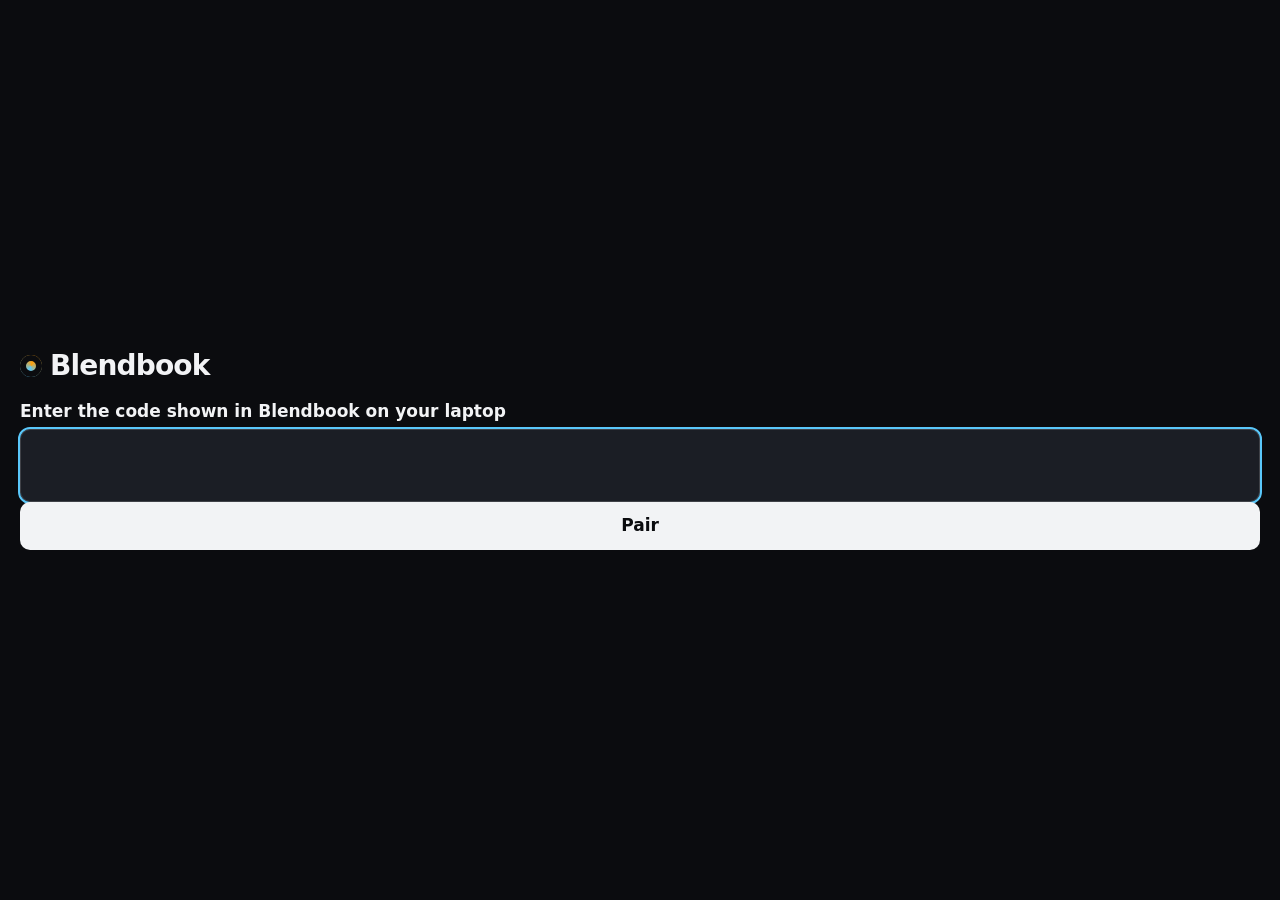
<file: web/m.html>
<!doctype html>
<html lang="en">
<head>
  <meta charset="utf-8" />
  <meta name="viewport" content="width=device-width, initial-scale=1, viewport-fit=cover" />
  <meta name="theme-color" content="#0b0c0f" />
  <meta name="format-detection" content="telephone=no" />
  <title>Blendbook</title>
  <link rel="icon" href="data:image/svg+xml,%3Csvg xmlns='http://www.w3.org/2000/svg' viewBox='0 0 32 32'%3E%3Ccircle cx='16' cy='16' r='14' fill='%235ac8fa'/%3E%3Ccircle cx='16' cy='16' r='6' fill='%230b0c0f'/%3E%3C/svg%3E" />
  <link rel="stylesheet" href="css/tokens.css" />
  <link rel="stylesheet" href="css/app.css" />
  <style>
    body { font-size: 1rem; overflow-x: hidden; overscroll-behavior: none; }
    .phone { padding: 0; margin: 0; max-width: none; min-height: 100dvh; outline: none; }
    .phone:focus, .live:focus { outline: none; }

    .pair {
      min-height: 100dvh;
      display: flex;
      flex-direction: column;
      justify-content: center;
      gap: 18px;
      padding:
        max(24px, env(safe-area-inset-top))
        max(20px, env(safe-area-inset-right))
        max(24px, env(safe-area-inset-bottom))
        max(20px, env(safe-area-inset-left));
    }
    .pair h1 { font-size: 1.75rem; letter-spacing: -0.03em; }
    .pair .field { margin-top: 0; }
    .pair .field span {
      font-size: 1.0625rem;
      line-height: 1.35;
      color: var(--fg);
      font-weight: 550;
      letter-spacing: 0;
      text-transform: none;
    }
    .pair input {
      font-family: var(--font-mono);
      font-size: 2rem;
      font-weight: 700;
      letter-spacing: 0.28em;
      text-align: center;
      min-height: 56px;
      padding: 12px 8px 12px 0.28em;
      caret-color: var(--accent);
    }
    .pair input[aria-invalid="true"] { border-color: var(--bad); }
    .pair .btn { width: 100%; min-height: 48px; font-size: 1.0625rem; }
    .err { color: var(--bad); font-size: 1rem; line-height: 1.35; margin: 0; }

    .live {
      min-height: 100dvh;
      display: flex;
      flex-direction: column;
      gap: 6px;
      padding-bottom: max(8px, env(safe-area-inset-bottom));
    }
    .status {
      display: flex;
      align-items: center;
      justify-content: space-between;
      gap: 8px;
      min-height: 44px;
      padding:
        max(8px, env(safe-area-inset-top))
        max(16px, env(safe-area-inset-right))
        0
        max(16px, env(safe-area-inset-left));
    }
    .conn {
      display: inline-flex;
      align-items: center;
      gap: 8px;
      margin: 0;
      font-size: 1rem;
      font-weight: 650;
      letter-spacing: -0.01em;
    }
    .dot {
      width: 10px;
      height: 10px;
      border-radius: 50%;
      background: var(--muted);
      box-shadow: 0 0 0 4px transparent;
      flex: none;
    }
    .dot.ok { background: var(--good); box-shadow: 0 0 0 4px var(--good-soft); }
    .dot.lost { background: var(--bad); box-shadow: 0 0 0 4px var(--bad-soft); }
    .dot.idle { background: var(--muted); box-shadow: none; }

    .bleed, .clash {
      border-radius: 0;
      justify-content: center;
      text-align: center;
      margin: 0;
    }
    .bleed {
      font-size: 1rem;
      font-weight: 650;
      padding: 8px max(16px, env(safe-area-inset-right)) 8px max(16px, env(safe-area-inset-left));
    }
    .clash {
      background: var(--bad);
      color: #fff;
      font: 700 1.35rem/1.15 var(--font-display);
      letter-spacing: -0.02em;
      padding: 10px max(16px, env(safe-area-inset-right)) 10px max(16px, env(safe-area-inset-left));
    }

    .now-card {
      margin: 0 max(16px, env(safe-area-inset-right)) 0 max(16px, env(safe-area-inset-left));
      padding: 10px 12px;
    }
    .phone .now-title {
      font-size: 1.6rem;
      line-height: 1.12;
      letter-spacing: -0.03em;
      margin-top: 0;
      display: -webkit-box;
      -webkit-box-orient: vertical;
      -webkit-line-clamp: 2;
      line-clamp: 2;
      overflow: hidden;
      overflow-wrap: anywhere;
    }
    .phone .now-artist {
      font-size: 1.0625rem;
      white-space: nowrap;
      overflow: hidden;
      text-overflow: ellipsis;
    }
    .phone .now-meta {
      margin: 8px 0 0;
      font-size: 1.0625rem;
      font-weight: 600;
      font-variant-numeric: tabular-nums;
    }
    .phone .now-meta b { font-size: 1.35rem; font-weight: 700; }

    .mix {
      margin: 0 max(16px, env(safe-area-inset-right)) 0 max(16px, env(safe-area-inset-left));
      padding: 8px 12px;
      font-size: 1rem;
      font-weight: 650;
      font-variant-numeric: tabular-nums;
      align-items: center;
    }
    .quiet {
      margin: 0 max(16px, env(safe-area-inset-right)) 0 max(16px, env(safe-area-inset-left));
      color: var(--muted);
      font-size: 0.9375rem;
    }

    .phone .mixer {
      margin: 0 max(16px, env(safe-area-inset-right)) 0 max(16px, env(safe-area-inset-left));
      gap: 8px;
    }
    .phone .strip { padding: 6px 10px; }
    .phone .strip h4 { font-size: 0.9375rem; align-items: baseline; gap: 8px; margin-bottom: 4px; }
    .phone .air { font-size: 0.9375rem; font-weight: 650; }
    .phone .air.on { color: var(--good); }
    .phone .air.play { color: var(--fg); }
    .phone .air.stop { color: var(--muted); }
    .phone .meter {
      grid-template-columns: 1fr auto;
      grid-template-rows: auto 8px;
      gap: 4px 8px;
      margin-top: 6px;
      font-size: 0.9375rem;
    }
    .phone .meter > span:first-child { grid-column: 1; grid-row: 1; }
    .phone .meter > span:last-child { grid-column: 2; grid-row: 1; text-align: right; color: var(--fg); font-weight: 650; }
    .phone .meter .bar { grid-column: 1 / -1; grid-row: 2; height: 8px; }
    .phone .meter .bar i { transition: width var(--dur) var(--ease-out); }

    .slot-line {
      margin: 0 max(16px, env(safe-area-inset-right)) 0 max(16px, env(safe-area-inset-left));
      padding: 8px 12px;
      border-radius: var(--r-md);
      background: var(--surface-2);
      border: 1px solid var(--line);
      font-size: 1.0625rem;
      line-height: 1.3;
      font-weight: 650;
      font-variant-numeric: tabular-nums;
    }
    .slot-line.warn { background: var(--warn-soft); border-color: transparent; color: var(--warn); }
    .slot-line.bad { background: var(--bad-soft); border-color: transparent; color: var(--bad); }

    /* set up before the set, so it sits at the bottom: if anything has to scroll off a small phone, it's this */
    .slot-set {
      margin: auto max(16px, env(safe-area-inset-right)) 0 max(16px, env(safe-area-inset-left));
      padding-top: 4px;
      display: flex;
      align-items: center;
      gap: 10px;
      color: var(--muted);
      font-size: 1rem;
    }
    /* 16px or more, or iOS zooms the page when the picker opens */
    .slot-set input[type="time"] { font-size: 1.0625rem; font-weight: 650; min-height: 44px; min-width: 6.5em; }
    .slot-clear { min-height: 44px; font-size: 1rem; }

    .plan {
      margin: 2px max(16px, env(safe-area-inset-right)) 0 max(16px, env(safe-area-inset-left));
    }
    .phone .plan .suggestion { padding: 8px 10px; }
    .plan-eyebrow {
      grid-column: 1 / -1;
      display: flex;
      justify-content: space-between;
      gap: 8px;
      margin: 0;
      font-size: 0.9375rem;
      font-weight: 650;
      color: var(--accent);
    }
    .plan-eyebrow span:first-child { min-width: 0; overflow: hidden; text-overflow: ellipsis; white-space: nowrap; }
    .plan-eyebrow span:last-child { flex: none; font-variant-numeric: tabular-nums; }
    .phone .plan .track-title { font-size: 1.25rem; line-height: 1.2; font-weight: 700; letter-spacing: -0.01em; }
    .phone .plan .delta { font-size: 1.125rem; font-weight: 650; color: var(--fg); }
    .plan .quiet { margin: 0; }

    .next {
      margin: 2px max(16px, env(safe-area-inset-right)) 0 max(16px, env(safe-area-inset-left));
    }
    .next h2 { font-size: 1rem; letter-spacing: -0.01em; margin-bottom: 6px; }
    .phone .suggestion { padding: 6px 10px; align-items: start; }
    .phone .suggestion + .suggestion { margin-top: 6px; }
    .phone .track-title { font-size: 1rem; }
    .phone .suggestion.top .track-title { font-size: 1.125rem; }
    .phone .track-meta {
      font-size: 0.9375rem;
      white-space: normal;
      display: -webkit-box;
      -webkit-box-orient: vertical;
      -webkit-line-clamp: 2;
      line-clamp: 2;
      overflow: hidden;
    }
    .next .quiet { margin: 0; }
    .phone .suggestion .delta { font-size: 1rem; font-weight: 650; }
    .sleep {
      color: var(--muted);
      font-size: 0.9375rem;
      margin: 0;
      text-align: right;
      white-space: nowrap;
    }

    @media (prefers-reduced-motion: reduce) {
      .btn:active { transform: none; }
      .phone .meter .bar i { transition: none; }
    }
    @media (prefers-contrast: more) {
      .clash { box-shadow: inset 0 0 0 2px #fff; }
      .dot { box-shadow: none; }
      .slot-line { border-color: var(--line-strong); }
      .slot-line.warn, .slot-line.bad { border-color: currentColor; }
    }
  </style>
</head>
<body>
  <main class="phone" id="app">
    <section id="pairView" class="pair" hidden>
      <h1 class="brand">
        <span class="brand-mark" aria-hidden="true"></span>
        <span class="brand-name">Blendbook</span>
      </h1>
      <form id="pairForm">
        <label class="field" for="code">
          <span>Enter the code shown in Blendbook on your laptop</span>
          <input id="code" name="code" type="text" inputmode="numeric" autocomplete="one-time-code" enterkeyhint="go" autocapitalize="none" autocorrect="off" spellcheck="false" aria-describedby="pairError" aria-invalid="false" />
        </label>
        <p id="pairError" class="err" role="alert" hidden></p>
        <button class="btn btn-primary" id="pairBtn" type="submit">Pair</button>
      </form>
    </section>

    <section id="liveView" class="live" hidden tabindex="-1">
      <header class="status">
        <p class="conn" role="status">
          <span id="dot" class="dot idle" aria-hidden="true"></span>
          <span id="connLabel">Live</span>
        </p>
        <p id="sleepNote" class="sleep" hidden>Screen may sleep</p>
      </header>
      <div id="lostBanner" class="banner warn bleed" role="status" hidden>Lost connection, retrying…</div>
      <div id="clashBanner" class="clash" role="alert" hidden>Both basses up</div>

      <section class="card now-card" aria-labelledby="nowTitle">
        <h1 id="nowTitle" class="now-title">Connecting…</h1>
        <p id="nowArtist" class="now-artist" hidden></p>
        <p id="nowMeta" class="now-meta" hidden><b id="nowBpm" class="num">—</b> BPM · <span id="nowGenre">—</span></p>
      </section>

      <p id="slotLine" class="slot-line" hidden></p>

      <p id="mixLine" class="banner mix" hidden></p>
      <p id="noController" class="quiet" hidden>No controller</p>

      <div id="mixer" class="mixer" hidden>
        <div class="strip d1" id="deck1">
          <h4><b>Deck 1</b><span class="air stop">Stopped</span></h4>
          <div class="meter vol">
            <span>Fader</span>
            <div class="bar" role="meter" aria-label="Deck 1 fader" aria-valuemin="0" aria-valuemax="100" aria-valuenow="0"><i></i></div>
            <span class="num" data-val>0</span>
          </div>
          <div class="meter low">
            <span>LOW</span>
            <div class="bar" role="meter" aria-label="Deck 1 low" aria-valuemin="0" aria-valuemax="100" aria-valuenow="0"><i></i></div>
            <span class="num" data-val>0</span>
          </div>
        </div>
        <div class="strip d2" id="deck2">
          <h4><b>Deck 2</b><span class="air stop">Stopped</span></h4>
          <div class="meter vol">
            <span>Fader</span>
            <div class="bar" role="meter" aria-label="Deck 2 fader" aria-valuemin="0" aria-valuemax="100" aria-valuenow="0"><i></i></div>
            <span class="num" data-val>0</span>
          </div>
          <div class="meter low">
            <span>LOW</span>
            <div class="bar" role="meter" aria-label="Deck 2 low" aria-valuemin="0" aria-valuemax="100" aria-valuenow="0"><i></i></div>
            <span class="num" data-val>0</span>
          </div>
        </div>
      </div>

      <section id="plan" class="plan" aria-label="Your set plan" hidden>
        <article id="planCard" class="suggestion top" hidden>
          <p class="plan-eyebrow"><span id="planName"></span><span id="planCount"></span></p>
          <div class="track-line">
            <div id="planTitle" class="track-title"></div>
            <div id="planMeta" class="track-meta"></div>
          </div>
          <div id="planDelta" class="delta num"></div>
        </article>
        <p id="planDone" class="quiet" hidden></p>
      </section>

      <section id="nextSection" class="next" aria-labelledby="nextHeading">
        <h2 id="nextHeading">Play next</h2>
        <div id="nextList">
          <article class="suggestion top" hidden>
            <div class="track-line">
              <div class="track-title"></div>
              <div class="track-meta"></div>
            </div>
            <div class="delta num"></div>
          </article>
          <article class="suggestion" hidden>
            <div class="track-line">
              <div class="track-title"></div>
              <div class="track-meta"></div>
            </div>
            <div class="delta num"></div>
          </article>
          <article class="suggestion" hidden>
            <div class="track-line">
              <div class="track-title"></div>
              <div class="track-meta"></div>
            </div>
            <div class="delta num"></div>
          </article>
        </div>
        <p id="nextEmpty" class="quiet" hidden>Nothing close right now</p>
      </section>

      <footer class="slot-set">
        <label for="slotEnd">Set ends at</label>
        <input id="slotEnd" type="time" />
        <button id="slotClear" class="btn btn-quiet slot-clear" type="button" aria-label="Clear the set end time" hidden>Clear</button>
      </footer>
    </section>
  </main>
  <script type="module" src="js/mobile.js"></script>
</body>
</html>
</file>
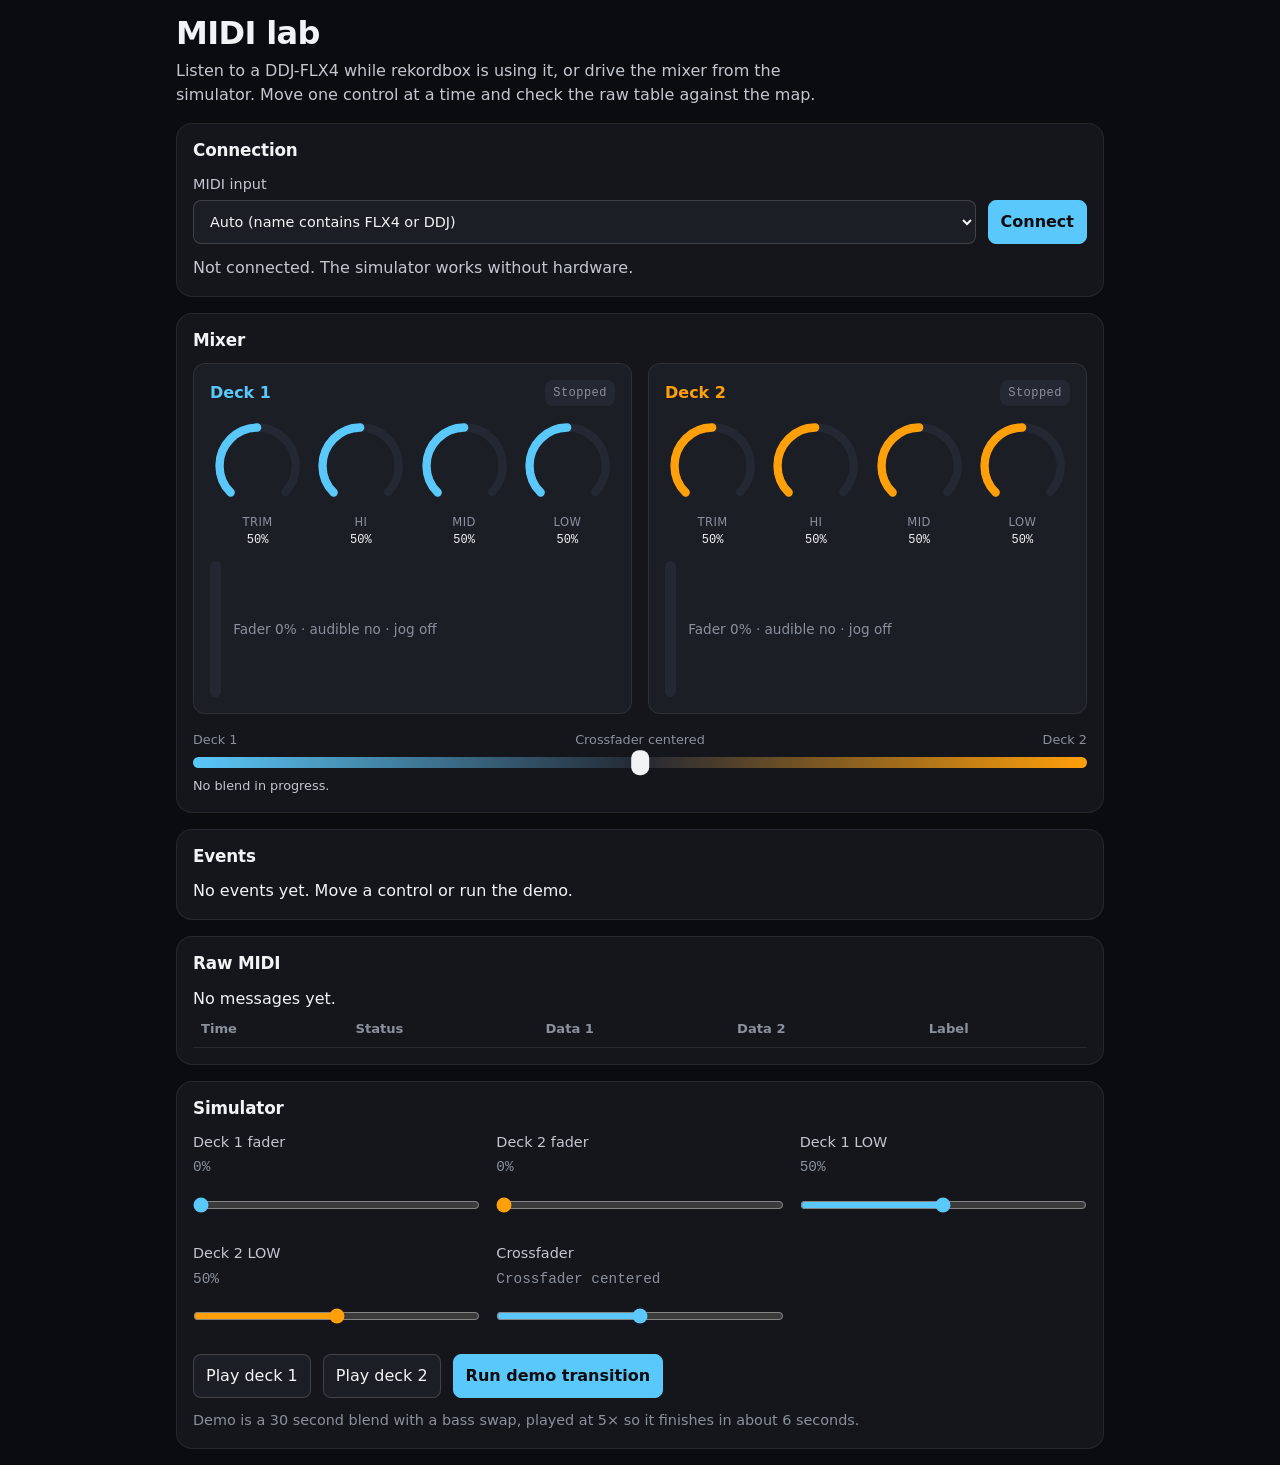
<file: web/midi-lab.html>
<!DOCTYPE html>
<html lang="en">
<head>
  <meta charset="utf-8">
  <meta name="viewport" content="width=device-width, initial-scale=1">
  <title>Blendbook MIDI lab</title>
  <link rel="stylesheet" href="css/tokens.css">
  <style>
    * { box-sizing: border-box; }
    body {
      margin: 0;
      background: var(--bg);
      color: var(--fg);
      font-family: var(--font);
      font-size: 1rem;
      line-height: 1.5;
      touch-action: manipulation;
    }
    main {
      max-width: 60rem;
      margin: 0 auto;
      padding: var(--s-4);
    }
    h1 {
      font-family: var(--font-display);
      font-size: clamp(1.6rem, 4vw, 2rem);
      line-height: 1.1;
      letter-spacing: -0.02em;
      font-weight: 650;
      margin: 0 0 var(--s-2);
    }
    h2 {
      font-family: var(--font-display);
      font-size: 1.05rem;
      line-height: 1.3;
      letter-spacing: -0.01em;
      font-weight: 650;
      margin: 0 0 var(--s-3);
    }
    p { margin: 0; }
    .lede { color: var(--fg-2); max-width: 42rem; }
    .panel {
      background: var(--surface);
      border: 1px solid var(--line);
      border-radius: var(--r-lg);
      padding: var(--s-4);
      margin-top: var(--s-4);
    }
    .row {
      display: flex;
      flex-wrap: wrap;
      gap: var(--s-3);
      align-items: end;
    }
    label {
      display: flex;
      flex-direction: column;
      gap: var(--s-1);
      color: var(--fg-2);
      font-size: 0.9rem;
      min-width: 0;
    }
    label span.val {
      color: var(--muted);
      font-variant-numeric: tabular-nums;
      font-family: var(--font-mono);
    }
    .grow { flex: 1 1 14rem; }
    select, button, input[type="range"] { font: inherit; }
    select, button {
      min-height: 44px;
      border-radius: var(--r-sm);
      border: 1px solid var(--line-strong);
      background: var(--surface-2);
      color: var(--fg);
      padding: 0 var(--s-3);
    }
    select { width: 100%; }
    button { cursor: pointer; }
    button.primary {
      background: var(--accent);
      color: var(--bg);
      border-color: var(--accent);
      font-weight: 650;
    }
    button:active { transform: scale(0.98); }
    button[aria-pressed="true"] {
      background: var(--accent-soft);
      border-color: var(--accent);
    }
    button.d2[aria-pressed="true"] {
      background: var(--accent-2-soft);
      border-color: var(--accent-2);
    }
    :focus-visible {
      outline: 2px solid var(--accent);
      outline-offset: 3px;
    }
    input[type="range"] {
      width: 100%;
      height: 44px;
      accent-color: var(--accent);
      margin: 0;
    }
    input[type="range"].d2 { accent-color: var(--accent-2); }
    .status {
      margin-top: var(--s-3);
      color: var(--fg-2);
    }
    .status strong { color: var(--fg); font-weight: 650; }
    .banner {
      background: var(--bad-soft);
      color: var(--bad);
      border: 1px solid var(--bad);
      border-radius: var(--r-md);
      padding: var(--s-3) var(--s-4);
      font-weight: 650;
      margin-bottom: var(--s-4);
    }
    [hidden] { display: none !important; }
    .strips {
      display: grid;
      grid-template-columns: repeat(auto-fit, minmax(min(100%, 16rem), 1fr));
      gap: var(--s-4);
    }
    .deck {
      background: var(--surface-2);
      border: 1px solid var(--line);
      border-radius: var(--r-md);
      padding: var(--s-4);
    }
    .deck-head {
      display: flex;
      justify-content: space-between;
      align-items: center;
      gap: var(--s-2);
      margin-bottom: var(--s-3);
    }
    .deck-name { font-weight: 650; }
    .d1 .deck-name { color: var(--accent); }
    .d2 .deck-name { color: var(--accent-2); }
    .play-pill {
      font-family: var(--font-mono);
      font-size: 0.75rem;
      letter-spacing: 0.04em;
      padding: var(--s-1) var(--s-2);
      border-radius: var(--r-sm);
      background: var(--surface-3);
      color: var(--muted);
    }
    .d1 .play-pill.on { background: var(--accent-soft); color: var(--accent); }
    .d2 .play-pill.on { background: var(--accent-2-soft); color: var(--accent-2); }
    .knobs {
      display: grid;
      grid-template-columns: repeat(4, minmax(0, 1fr));
      gap: var(--s-2);
      margin-bottom: var(--s-3);
    }
    .knob { text-align: center; min-width: 0; }
    .knob svg { width: 100%; height: auto; display: block; }
    .arc-track, .arc-value {
      fill: none;
      stroke-width: 3.5;
      stroke-linecap: round;
    }
    .arc-track { stroke: var(--surface-3); }
    .d1 .arc-value { stroke: var(--accent); }
    .d2 .arc-value { stroke: var(--accent-2); }
    .knob .name {
      display: block;
      color: var(--muted);
      font-size: 0.72rem;
      letter-spacing: 0.04em;
    }
    .knob .num {
      display: block;
      font-family: var(--font-mono);
      font-size: 0.75rem;
      font-variant-numeric: tabular-nums;
    }
    .fader-wrap {
      display: flex;
      align-items: center;
      gap: var(--s-3);
    }
    .fader {
      position: relative;
      width: 0.7rem;
      height: 8.5rem;
      border-radius: var(--r-xl);
      background: var(--surface-3);
      flex: none;
    }
    .fader-fill {
      position: absolute;
      left: 0;
      right: 0;
      bottom: 0;
      height: 0%;
      border-radius: var(--r-xl);
    }
    .d1 .fader-fill { background: var(--accent); }
    .d2 .fader-fill { background: var(--accent-2); }
    .meta { color: var(--muted); font-size: 0.85rem; }
    .xf {
      margin-top: var(--s-4);
    }
    .xf-track {
      position: relative;
      height: 0.7rem;
      border-radius: var(--r-xl);
      background: linear-gradient(90deg, var(--accent), var(--surface-3) 50%, var(--accent-2));
      margin: var(--s-2) 0;
    }
    .xf-thumb {
      position: absolute;
      top: 50%;
      width: 1.1rem;
      height: 1.6rem;
      border-radius: var(--r-sm);
      background: var(--fg);
      transform: translate(-50%, -50%);
      left: 50%;
    }
    .xf-scale, .blend-line {
      display: flex;
      justify-content: space-between;
      gap: var(--s-2);
      color: var(--muted);
      font-size: 0.8rem;
    }
    .blend-line { color: var(--fg-2); margin-top: var(--s-2); }
    .log, .raw-wrap { max-height: 18rem; overflow: auto; }
    ol.events, .empty {
      list-style: none;
      margin: 0;
      padding: 0;
    }
    ol.events li {
      display: grid;
      grid-template-columns: auto 1fr;
      gap: var(--s-3);
      padding: var(--s-2) 0;
      border-bottom: 1px solid var(--line);
    }
    time {
      color: var(--muted);
      font-family: var(--font-mono);
      font-size: 0.8rem;
      font-variant-numeric: tabular-nums;
    }
    table {
      width: 100%;
      border-collapse: collapse;
      font-family: var(--font-mono);
      font-size: 0.82rem;
    }
    th, td {
      text-align: left;
      padding: var(--s-2);
      border-bottom: 1px solid var(--line);
      white-space: nowrap;
    }
    th {
      font-family: var(--font);
      color: var(--muted);
      font-weight: 650;
      position: sticky;
      top: 0;
      background: var(--surface);
    }
    td.label { font-family: var(--font); white-space: normal; }
    .sim-grid {
      display: grid;
      grid-template-columns: repeat(auto-fit, minmax(min(100%, 14rem), 1fr));
      gap: var(--s-4);
    }
    .plays { display: flex; flex-wrap: wrap; gap: var(--s-3); margin-top: var(--s-4); }
    .hint { color: var(--muted); margin-top: var(--s-3); font-size: 0.9rem; }
    @media (prefers-reduced-motion: reduce) {
      button:active { transform: none; }
    }
    @media (max-width: 24rem) {
      main { padding: var(--s-3); }
      .knobs { grid-template-columns: repeat(4, minmax(0, 1fr)); gap: var(--s-1); }
    }
  </style>
</head>
<body>
  <main>
    <header>
      <h1>MIDI lab</h1>
      <p class="lede">Listen to a DDJ-FLX4 while rekordbox is using it, or drive the mixer from the simulator. Move one control at a time and check the raw table against the map.</p>
    </header>

    <section class="panel" aria-labelledby="conn-heading">
      <h2 id="conn-heading">Connection</h2>
      <div class="row">
        <label class="grow" for="midi-input">MIDI input
          <select id="midi-input">
            <option value="">Auto (name contains FLX4 or DDJ)</option>
          </select>
        </label>
        <button type="button" class="primary" id="connect">Connect</button>
      </div>
      <p class="status" id="status" role="status">Not connected. The simulator works without hardware.</p>
    </section>

    <section class="panel" aria-labelledby="mix-heading">
      <h2 id="mix-heading">Mixer</h2>
      <div class="banner" id="bass-banner" role="status" hidden>Bass clash. Both lows are up.</div>
      <div class="strips">
        <article class="deck d1" aria-label="Deck 1">
          <div class="deck-head">
            <span class="deck-name">Deck 1</span>
            <span class="play-pill" id="play-1">Stopped</span>
          </div>
          <div class="knobs">
            <div class="knob" id="knob-1-trim"></div>
            <div class="knob" id="knob-1-hi"></div>
            <div class="knob" id="knob-1-mid"></div>
            <div class="knob" id="knob-1-low"></div>
          </div>
          <div class="fader-wrap">
            <div class="fader" id="fader-1" role="img" aria-label="Deck 1 channel fader 0 percent">
              <div class="fader-fill"></div>
            </div>
            <p class="meta" id="meta-1">Fader 0% · audible no · jog off</p>
          </div>
        </article>
        <article class="deck d2" aria-label="Deck 2">
          <div class="deck-head">
            <span class="deck-name">Deck 2</span>
            <span class="play-pill" id="play-2">Stopped</span>
          </div>
          <div class="knobs">
            <div class="knob" id="knob-2-trim"></div>
            <div class="knob" id="knob-2-hi"></div>
            <div class="knob" id="knob-2-mid"></div>
            <div class="knob" id="knob-2-low"></div>
          </div>
          <div class="fader-wrap">
            <div class="fader" id="fader-2" role="img" aria-label="Deck 2 channel fader 0 percent">
              <div class="fader-fill"></div>
            </div>
            <p class="meta" id="meta-2">Fader 0% · audible no · jog off</p>
          </div>
        </article>
      </div>
      <div class="xf">
        <div class="xf-scale"><span>Deck 1</span><span id="xf-read">Crossfader centered</span><span>Deck 2</span></div>
        <div class="xf-track" id="xf-track" role="img" aria-label="Crossfader centered">
          <div class="xf-thumb" id="xf-thumb"></div>
        </div>
        <p class="blend-line" id="blend-line">No blend in progress.</p>
      </div>
    </section>

    <section class="panel" aria-labelledby="log-heading">
      <h2 id="log-heading">Events</h2>
      <div class="log">
        <p class="empty" id="log-empty">No events yet. Move a control or run the demo.</p>
        <ol class="events" id="event-log" aria-live="polite"></ol>
      </div>
    </section>

    <section class="panel" aria-labelledby="raw-heading">
      <h2 id="raw-heading">Raw MIDI</h2>
      <div class="raw-wrap">
        <p class="empty" id="raw-empty">No messages yet.</p>
        <table>
          <thead>
            <tr>
              <th scope="col">Time</th>
              <th scope="col">Status</th>
              <th scope="col">Data 1</th>
              <th scope="col">Data 2</th>
              <th scope="col">Label</th>
            </tr>
          </thead>
          <tbody id="raw-body"></tbody>
        </table>
      </div>
    </section>

    <section class="panel" aria-labelledby="sim-heading">
      <h2 id="sim-heading">Simulator</h2>
      <div class="sim-grid">
        <label for="sim-fader-1">Deck 1 fader <span class="val" id="sim-fader-1-val">0%</span>
          <input id="sim-fader-1" type="range" min="0" max="1" step="0.001" value="0">
        </label>
        <label for="sim-fader-2">Deck 2 fader <span class="val" id="sim-fader-2-val">0%</span>
          <input id="sim-fader-2" class="d2" type="range" min="0" max="1" step="0.001" value="0">
        </label>
        <label for="sim-low-1">Deck 1 LOW <span class="val" id="sim-low-1-val">50%</span>
          <input id="sim-low-1" type="range" min="0" max="1" step="0.001" value="0.5">
        </label>
        <label for="sim-low-2">Deck 2 LOW <span class="val" id="sim-low-2-val">50%</span>
          <input id="sim-low-2" class="d2" type="range" min="0" max="1" step="0.001" value="0.5">
        </label>
        <label class="grow" for="sim-xf">Crossfader <span class="val" id="sim-xf-val">Center</span>
          <input id="sim-xf" type="range" min="0" max="1" step="0.001" value="0.5">
        </label>
      </div>
      <div class="plays">
        <button type="button" id="sim-play-1" aria-pressed="false">Play deck 1</button>
        <button type="button" class="d2" id="sim-play-2" aria-pressed="false">Play deck 2</button>
        <button type="button" class="primary" id="demo">Run demo transition</button>
      </div>
      <p class="hint" id="demo-status">Demo is a 30 second blend with a bass swap, played at 5× so it finishes in about 6 seconds.</p>
    </section>
  </main>

  <script type="module">
    import { createFlx4Monitor, FLX4_MAP } from "./js/midi.js";

    const byId = new Map(FLX4_MAP.map((entry) => [entry.id, entry]));
    const ARC_R = 16;
    const ARC_LEN = 2 * Math.PI * ARC_R * 0.75;

    const els = {
      status: document.getElementById("status"),
      input: document.getElementById("midi-input"),
      connect: document.getElementById("connect"),
      banner: document.getElementById("bass-banner"),
      blend: document.getElementById("blend-line"),
      xfRead: document.getElementById("xf-read"),
      xfTrack: document.getElementById("xf-track"),
      xfThumb: document.getElementById("xf-thumb"),
      log: document.getElementById("event-log"),
      logEmpty: document.getElementById("log-empty"),
      raw: document.getElementById("raw-body"),
      rawEmpty: document.getElementById("raw-empty"),
      demo: document.getElementById("demo"),
      demoStatus: document.getElementById("demo-status"),
    };

    const sim = {
      "d1.fader": document.getElementById("sim-fader-1"),
      "d2.fader": document.getElementById("sim-fader-2"),
      "d1.low": document.getElementById("sim-low-1"),
      "d2.low": document.getElementById("sim-low-2"),
      crossfader: document.getElementById("sim-xf"),
    };
    const simVal = {
      "d1.fader": document.getElementById("sim-fader-1-val"),
      "d2.fader": document.getElementById("sim-fader-2-val"),
      "d1.low": document.getElementById("sim-low-1-val"),
      "d2.low": document.getElementById("sim-low-2-val"),
      crossfader: document.getElementById("sim-xf-val"),
    };

    let demoToken = 0;
    let latest = null;

    const mon = createFlx4Monitor({
      onState: paint,
      onEvent: pushEvent,
      onStatus: paintStatus,
      onRaw: pushRaw,
    });

    function hex(n) {
      return "0x" + n.toString(16).toUpperCase().padStart(2, "0");
    }

    function pct(n) {
      return Math.round(clamp01(n) * 100) + "%";
    }

    function clamp01(n) {
      return Math.min(1, Math.max(0, n));
    }

    function clock(ts) {
      const d = new Date(ts);
      return [d.getHours(), d.getMinutes(), d.getSeconds()]
        .map((part) => String(part).padStart(2, "0"))
        .join(":");
    }

    function knob(deck, key, name) {
      const host = document.getElementById(`knob-${deck}-${key}`);
      host.innerHTML = `
        <svg viewBox="0 0 40 40" aria-hidden="true">
          <circle class="arc-track" cx="20" cy="20" r="16" pathLength="100" stroke-dasharray="75 100" transform="rotate(135 20 20)"></circle>
          <circle class="arc-value" cx="20" cy="20" r="16" pathLength="100" stroke-dasharray="0 100" transform="rotate(135 20 20)"></circle>
        </svg>
        <span class="name">${name}</span>
        <span class="num">50%</span>`;
      return {
        arc: host.querySelector(".arc-value"),
        num: host.querySelector(".num"),
      };
    }

    const knobs = {
      1: {
        trim: knob(1, "trim", "TRIM"),
        hi: knob(1, "hi", "HI"),
        mid: knob(1, "mid", "MID"),
        low: knob(1, "low", "LOW"),
      },
      2: {
        trim: knob(2, "trim", "TRIM"),
        hi: knob(2, "hi", "HI"),
        mid: knob(2, "mid", "MID"),
        low: knob(2, "low", "LOW"),
      },
    };

    function setArc(arc, value) {
      const shown = (ARC_LEN / (2 * Math.PI * ARC_R)) * 100 * clamp01(value);
      arc.setAttribute("stroke-dasharray", `${shown} 100`);
    }

    function sendCc(id, value) {
      const entry = byId.get(id);
      const raw = Math.round(clamp01(value) * 16383);
      mon.feed(entry.status, entry.lsb, raw & 127);
      mon.feed(entry.status, entry.msb, (raw >> 7) & 127);
    }

    function sendPlay(deck) {
      const entry = byId.get(deck === 1 ? "d1.play" : "d2.play");
      mon.feed(entry.status, entry.note, 127);
    }

    function userTookControl() {
      if (!demoToken) return;
      demoToken = 0;
      els.demo.disabled = false;
      els.demoStatus.textContent = "Demo stopped. The sliders are yours.";
    }

    function wireSim(id, read) {
      const input = sim[id];
      const out = simVal[id];
      const paintLabel = () => {
        out.textContent = read(Number(input.value));
      };
      paintLabel();
      input.addEventListener("input", () => {
        userTookControl();
        paintLabel();
        sendCc(id, Number(input.value));
      });
    }

    wireSim("d1.fader", pct);
    wireSim("d2.fader", pct);
    wireSim("d1.low", pct);
    wireSim("d2.low", pct);
    wireSim("crossfader", (value) => {
      if (value < 0.08) return "Full deck 1";
      if (value > 0.92) return "Full deck 2";
      if (Math.abs(value - 0.5) < 0.04) return "Center";
      return pct(value) + " toward deck 2";
    });

    document.getElementById("sim-play-1").addEventListener("click", () => {
      userTookControl();
      sendPlay(1);
    });
    document.getElementById("sim-play-2").addEventListener("click", () => {
      userTookControl();
      sendPlay(2);
    });

    els.connect.addEventListener("click", async () => {
      els.connect.disabled = true;
      await mon.start();
      els.connect.disabled = false;
      fillInputs();
    });

    els.input.addEventListener("change", () => {
      if (els.input.value) mon.useInput(els.input.value);
    });

    els.demo.addEventListener("click", () => {
      runDemo();
    });

    function fillInputs() {
      const inputs = mon.listInputs();
      const current = els.input.value;
      const auto = els.input.querySelector("option[value='']");
      els.input.replaceChildren(auto);
      for (const input of inputs) {
        const opt = document.createElement("option");
        opt.value = input.id;
        opt.textContent = input.name;
        els.input.append(opt);
      }
      if ([...els.input.options].some((opt) => opt.value === current)) els.input.value = current;
    }

    function paintStatus(status) {
      fillInputs();
      if (status.deviceName) {
        const match = [...els.input.options].find((opt) => opt.textContent === status.deviceName);
        if (match) els.input.value = match.value;
      }
      if (!status.supported) {
        els.status.textContent = status.error || "Web MIDI isn't available. The simulator still works.";
        return;
      }
      if (status.error) {
        els.status.textContent = status.error;
        return;
      }
      if (status.connected) {
        els.status.innerHTML = "";
        const strong = document.createElement("strong");
        strong.textContent = status.deviceName;
        els.status.append("Connected to ", strong, ". Moving a control should show up below.");
        return;
      }
      els.status.textContent = "MIDI is available. No FLX4 or DDJ input yet. Pick one, or use the simulator.";
    }

    function paint(state) {
      latest = state;
      els.banner.hidden = !state.bassClash;
      for (const deck of [1, 2]) {
        const d = state.decks[deck];
        const play = document.getElementById(`play-${deck}`);
        play.textContent = d.playing ? "Playing" : "Stopped";
        play.classList.toggle("on", d.playing);
        const button = document.getElementById(`sim-play-${deck}`);
        button.setAttribute("aria-pressed", d.playing ? "true" : "false");
        setArc(knobs[deck].trim.arc, d.trim);
        setArc(knobs[deck].hi.arc, d.eq.hi);
        setArc(knobs[deck].mid.arc, d.eq.mid);
        setArc(knobs[deck].low.arc, d.eq.low);
        knobs[deck].trim.num.textContent = pct(d.trim);
        knobs[deck].hi.num.textContent = pct(d.eq.hi);
        knobs[deck].mid.num.textContent = pct(d.eq.mid);
        knobs[deck].low.num.textContent = pct(d.eq.low);
        const fader = document.getElementById(`fader-${deck}`);
        fader.querySelector(".fader-fill").style.height = pct(d.fader);
        fader.setAttribute("aria-label", `Deck ${deck} channel fader ${pct(d.fader)}`);
        document.getElementById(`meta-${deck}`).textContent =
          `Fader ${pct(d.fader)} · audible ${d.audible ? "yes" : "no"} · jog ${d.jogTouched ? "on" : "off"}`;
      }
      els.xfRead.textContent = describeXf(state.crossfader);
      els.xfTrack.setAttribute("aria-label", describeXf(state.crossfader));
      els.xfThumb.style.left = pct(state.crossfader);
      if (state.currentTransition) {
        const tr = state.currentTransition;
        els.blend.textContent =
          `Blend deck ${tr.from} to deck ${tr.to} · ${tr.elapsedSec.toFixed(1)}s · bass overlap ${tr.bassOverlapSec.toFixed(1)}s · ${tr.eqMoves} EQ moves`;
      } else {
        els.blend.textContent = state.bothAudible ? "Both decks are audible." : "No blend in progress.";
      }
      syncSlider("d1.fader", state.decks[1].fader, pct);
      syncSlider("d2.fader", state.decks[2].fader, pct);
      syncSlider("d1.low", state.decks[1].eq.low, pct);
      syncSlider("d2.low", state.decks[2].eq.low, pct);
      syncSlider("crossfader", state.crossfader, (value) => describeXf(value));
    }

    function describeXf(value) {
      if (value < 0.08) return "Full deck 1";
      if (value > 0.92) return "Full deck 2";
      if (Math.abs(value - 0.5) < 0.04) return "Crossfader centered";
      return `Crossfader ${pct(value)} toward deck 2`;
    }

    function syncSlider(id, value, read) {
      const input = sim[id];
      if (document.activeElement === input) return;
      input.value = String(value);
      simVal[id].textContent = read(value);
    }

    function formatEvent(evt) {
      if (evt.type === "play") return `Play deck ${evt.deck}`;
      if (evt.type === "pause") return `Pause deck ${evt.deck}`;
      if (evt.type === "transition_start") return `Transition started, deck ${evt.from} to deck ${evt.to}`;
      if (evt.type === "transition_end") return `Transition ended. ${evt.verdict}`;
      if (evt.type === "bass_clash") return `Bass clash held ${evt.durationSec.toFixed(1)}s`;
      if (evt.type === "warning") return `${evt.message}`;
      return evt.type;
    }

    function pushEvent(evt) {
      els.logEmpty.hidden = true;
      const li = document.createElement("li");
      const time = document.createElement("time");
      time.dateTime = new Date(evt.ts).toISOString();
      time.textContent = clock(evt.ts);
      const msg = document.createElement("span");
      msg.textContent = formatEvent(evt);
      li.append(time, msg);
      els.log.prepend(li);
      while (els.log.children.length > 50) els.log.lastElementChild.remove();
    }

    function pushRaw(msg) {
      els.rawEmpty.hidden = true;
      const tr = document.createElement("tr");
      for (const text of [clock(msg.ts), hex(msg.status), hex(msg.data1), String(msg.data2), msg.label || "unmapped"]) {
        const td = document.createElement("td");
        if (text === (msg.label || "unmapped")) td.className = "label";
        td.textContent = text;
        tr.append(td);
      }
      els.raw.prepend(tr);
      while (els.raw.children.length > 80) els.raw.lastElementChild.remove();
    }

    function wait(ms, token) {
      return new Promise((resolve) => {
        const start = performance.now();
        function step(now) {
          if (demoToken !== token) return resolve(false);
          if (now - start >= ms) return resolve(true);
          requestAnimationFrame(step);
        }
        requestAnimationFrame(step);
      });
    }

    function glide(ms, token, fn) {
      return new Promise((resolve) => {
        const start = performance.now();
        function step(now) {
          if (demoToken !== token) return resolve(false);
          const p = Math.min(1, (now - start) / ms);
          fn(p);
          if (p >= 1) return resolve(true);
          requestAnimationFrame(step);
        }
        requestAnimationFrame(step);
      });
    }

    async function runDemo() {
      const token = ++demoToken;
      els.demo.disabled = true;
      els.demoStatus.textContent = "Demo running. 30 seconds of blend, sped up 5×.";
      mon.reset();
      mon.setPlaying(1, true);
      sendCc("d1.fader", 1);
      sendCc("d1.low", 0.85);
      sendCc("d2.fader", 0);
      sendCc("d2.low", 0.28);
      sendCc("crossfader", 0);
      if (!await wait(600, token)) return;
      mon.setPlaying(2, true);
      sendCc("d2.fader", 0.45);
      sendCc("crossfader", 0.3);
      const blended = await glide(2400, token, (p) => {
        sendCc("crossfader", 0.3 + (0.5 - 0.3) * p);
        sendCc("d2.fader", 0.45 + (0.92 - 0.45) * p);
      });
      if (!blended) return;
      const swapped = await glide(1600, token, (p) => {
        sendCc("d1.low", 0.85 + (0.22 - 0.85) * p);
        sendCc("d2.low", 0.28 + (0.86 - 0.28) * p);
      });
      if (!swapped) return;
      const ended = await glide(1400, token, (p) => {
        sendCc("crossfader", 0.5 + 0.5 * p);
        sendCc("d1.fader", 1 - p);
      });
      if (!ended) return;
      if (demoToken === token) {
        demoToken = 0;
        els.demo.disabled = false;
        els.demoStatus.textContent = "Demo finished. Check the event log for the transition verdict.";
      }
    }

    mon.reset();
  </script>
</body>
</html>
</file>
<file: web/css/tokens.css>
/* Blendbook design tokens. Every module styles itself with these, never raw colors. */
:root {
  color-scheme: dark;
  --bg: #0b0c0f;
  --surface: #14161b;
  --surface-2: #1b1e25;
  --surface-3: #242833;
  --line: rgba(255, 255, 255, 0.08);
  --line-strong: rgba(255, 255, 255, 0.16);
  --fg: #f2f3f5;
  --fg-2: #c3c7d0;
  --muted: #8a909c;
  --accent: #5ac8fa;        /* deck 1 / primary */
  --accent-2: #ff9f0a;      /* deck 2 */
  --good: #30d158;
  --warn: #ffd60a;
  --bad: #ff453a;
  --info: #bf5af2;
  --accent-soft: rgba(90, 200, 250, 0.14);
  --accent-2-soft: rgba(255, 159, 10, 0.14);
  --good-soft: rgba(48, 209, 88, 0.14);
  --warn-soft: rgba(255, 214, 10, 0.14);
  --bad-soft: rgba(255, 69, 58, 0.14);

  --font: -apple-system, BlinkMacSystemFont, "SF Pro Text", "Segoe UI Variable Text", "Segoe UI", "Inter", system-ui, sans-serif;
  --font-display: -apple-system, BlinkMacSystemFont, "SF Pro Display", "Segoe UI Variable Display", "Segoe UI", "Inter", system-ui, sans-serif;
  --font-mono: ui-monospace, "SF Mono", Menlo, Consolas, monospace;

  --r-sm: 8px;
  --r-md: 12px;
  --r-lg: 16px;
  --r-xl: 22px;

  --s-1: 4px;
  --s-2: 8px;
  --s-3: 12px;
  --s-4: 16px;
  --s-5: 24px;
  --s-6: 32px;
  --s-7: 48px;

  --ease-out: cubic-bezier(0.22, 1, 0.36, 1);
  --dur-fast: 140ms;
  --dur: 220ms;
}

@media (prefers-contrast: more) {
  :root {
    --line: rgba(255, 255, 255, 0.28);
    --line-strong: rgba(255, 255, 255, 0.5);
    --muted: #b5bac4;
    --fg-2: #e3e5ea;
  }
}

@media (prefers-reduced-motion: reduce) {
  :root {
    --dur-fast: 0ms;
    --dur: 0ms;
  }
}
</file>
<file: web/css/app.css>
*, *::before, *::after { box-sizing: border-box; }

html { -webkit-text-size-adjust: 100%; }

body {
  margin: 0;
  background: var(--bg);
  color: var(--fg);
  font: 0.9375rem/1.45 var(--font);
  -webkit-font-smoothing: antialiased;
  min-height: 100vh;
}

h1, h2, h3 { font-family: var(--font-display); margin: 0; letter-spacing: -0.02em; line-height: 1.15; }
h1 { font-size: 1.75rem; font-weight: 700; }
h2 { font-size: 1.15rem; font-weight: 650; }
h3 { font-size: 0.8rem; font-weight: 600; text-transform: uppercase; letter-spacing: 0.04em; color: var(--muted); }
p { margin: 0; }
code { font-family: var(--font-mono); font-size: 0.9em; }
.muted { color: var(--muted); }
.small { font-size: 0.82rem; }
.num { font-variant-numeric: tabular-nums; }
[hidden] { display: none !important; }
.sr-only { position: absolute; width: 1px; height: 1px; padding: 0; margin: -1px; overflow: hidden; clip: rect(0 0 0 0); white-space: nowrap; border: 0; }

:focus-visible { outline: 2px solid var(--accent); outline-offset: 2px; border-radius: 6px; }

/* ---------- top bar ---------- */
.topbar {
  position: sticky; top: 0; z-index: 20;
  display: flex; align-items: center; gap: var(--s-4);
  padding: var(--s-3) max(var(--s-4), env(safe-area-inset-left));
  background: color-mix(in srgb, var(--bg) 78%, transparent);
  backdrop-filter: saturate(160%) blur(18px);
  -webkit-backdrop-filter: saturate(160%) blur(18px);
  border-bottom: 1px solid var(--line);
}
@media (prefers-reduced-transparency: reduce) {
  .topbar { background: var(--bg); backdrop-filter: none; -webkit-backdrop-filter: none; }
}
.brand { display: flex; align-items: center; gap: var(--s-2); color: var(--fg); text-decoration: none; font-weight: 700; letter-spacing: -0.02em; }
.brand-mark {
  width: 22px; height: 22px; border-radius: 50%;
  background: conic-gradient(from 200deg, var(--accent), var(--accent-2), var(--accent));
  box-shadow: inset 0 0 0 6px var(--bg);
}
.tabs { display: flex; gap: 2px; padding: 3px; background: var(--surface); border-radius: 10px; border: 1px solid var(--line); }
.tabs a {
  padding: 6px 14px; border-radius: 7px; color: var(--fg-2); text-decoration: none; font-weight: 550; font-size: 0.9rem;
  transition: background var(--dur-fast) var(--ease-out), color var(--dur-fast) var(--ease-out);
}
.tabs a:hover { color: var(--fg); }
.tabs a:active { background: var(--surface-2); transform: scale(0.97); }
.tabs a[aria-current="page"] { background: var(--surface-3); color: var(--fg); }
.topbar-right { margin-left: auto; display: flex; align-items: center; gap: var(--s-2); }
.status-pill {
  display: inline-flex; align-items: center; gap: 6px; font-size: 0.8rem; color: var(--fg-2);
  padding: 4px 10px; border-radius: 999px; background: var(--surface); border: 1px solid var(--line); white-space: nowrap;
}
.status-pill::before { content: ""; width: 7px; height: 7px; border-radius: 50%; background: var(--muted); }
.status-pill.ok::before { background: var(--good); }
.status-pill.live::before { background: var(--bad); box-shadow: 0 0 0 3px var(--bad-soft); }
.status-pill.err::before { background: var(--bad); }

@media (max-width: 720px) {
  .topbar { flex-wrap: wrap; gap: var(--s-2); }
  .tabs { order: 3; width: 100%; }
  .tabs a { flex: 1; text-align: center; }
  .status-pill { display: none; }
}

/* ---------- layout ---------- */
main { padding: var(--s-5) var(--s-4) var(--s-7); max-width: 1320px; margin: 0 auto; outline: none; }
.page-head { display: flex; align-items: flex-end; justify-content: space-between; gap: var(--s-4); margin-bottom: var(--s-5); flex-wrap: wrap; }
.page-head p { color: var(--muted); margin-top: 6px; max-width: 60ch; }

.grid { display: grid; gap: var(--s-4); }
.live-grid { grid-template-columns: minmax(0, 1.25fr) minmax(0, 1fr); }
.split { display: grid; grid-template-columns: 320px minmax(0, 1fr); gap: var(--s-4); align-items: start; }
.two { grid-template-columns: repeat(2, minmax(0, 1fr)); }
.three { grid-template-columns: repeat(3, minmax(0, 1fr)); }
@media (max-width: 1020px) {
  .live-grid, .split, .three { grid-template-columns: minmax(0, 1fr); }
}
@media (max-width: 720px) { .two { grid-template-columns: minmax(0, 1fr); } }

.card {
  background: var(--surface); border: 1px solid var(--line); border-radius: var(--r-lg);
  padding: var(--s-4); min-width: 0;
}
.card > h2, .card-head { margin-bottom: var(--s-3); }
.card-head { display: flex; align-items: center; justify-content: space-between; gap: var(--s-3); flex-wrap: wrap; }
.card-head p { color: var(--muted); font-size: 0.85rem; margin-top: 2px; }
.stack > * + * { margin-top: var(--s-4); }

/* ---------- buttons & inputs ---------- */
.btn {
  appearance: none; border: 1px solid var(--line-strong); background: var(--surface-2); color: var(--fg);
  font: inherit; font-weight: 600; font-size: 0.9rem; padding: 8px 14px; border-radius: 10px; cursor: pointer;
  display: inline-flex; align-items: center; gap: 8px; justify-content: center;
  transition: transform var(--dur-fast) var(--ease-out), background var(--dur-fast) var(--ease-out), opacity var(--dur-fast);
  touch-action: manipulation; -webkit-tap-highlight-color: transparent;
}
.btn:hover { background: var(--surface-3); }
.btn:active { transform: scale(0.97); }
.btn:disabled { opacity: 0.5; cursor: default; transform: none; }
.btn-primary { background: var(--fg); color: var(--bg); border-color: transparent; }
.btn-primary:hover { background: #fff; }
.btn[aria-pressed="true"] { background: var(--accent-soft); color: var(--accent); border-color: transparent; }
.btn-quiet { background: transparent; border-color: transparent; color: var(--fg-2); }
.btn-quiet:hover { background: var(--surface-2); color: var(--fg); }
.btn-sm { padding: 5px 10px; font-size: 0.82rem; border-radius: 8px; }
.btn.recording { background: var(--bad); border-color: transparent; color: #fff; }
@media (pointer: coarse) { .btn-sm, .segmented button, .tabs a { min-height: 44px; } .preview-btn { min-width: 44px; } }

.segmented { display: inline-flex; flex-wrap: wrap; max-width: 100%; padding: 3px; background: var(--surface-2); border-radius: 10px; border: 1px solid var(--line); }
.segmented button {
  appearance: none; border: 0; background: transparent; color: var(--fg-2); font: inherit; font-size: 0.82rem; font-weight: 600;
  padding: 5px 12px; border-radius: 7px; cursor: pointer; white-space: nowrap; transition: background var(--dur-fast) var(--ease-out), color var(--dur-fast);
}
.segmented button[aria-pressed="true"] { background: var(--surface-3); color: var(--fg); }
.segmented button:active { transform: scale(0.97); }

.field { display: grid; gap: 6px; margin-top: var(--s-3); }
.field span { font-size: 0.82rem; color: var(--fg-2); font-weight: 550; }
input[type="text"], input[type="password"], input[type="search"], textarea {
  font: inherit; color: var(--fg); background: var(--surface-2); border: 1px solid var(--line-strong);
  border-radius: 10px; padding: 9px 12px; width: 100%; min-width: 0;
}
input:focus-visible, textarea:focus-visible { outline: 2px solid var(--accent); outline-offset: 0; }
.switch-row { display: flex; align-items: center; gap: 10px; margin-top: var(--s-2); cursor: pointer; }
.switch-row input { width: 18px; height: 18px; accent-color: var(--accent); }

/* ---------- chips, stats, lists ---------- */
.chip {
  display: inline-flex; align-items: center; font-size: 0.72rem; font-weight: 600; padding: 2px 8px; border-radius: 999px;
  background: var(--surface-3); color: var(--fg-2); white-space: nowrap;
}
.chip-bad { background: var(--bad-soft); color: var(--bad); }
.chip-warn { background: var(--warn-soft); color: var(--warn); }
.chip-good { background: var(--good-soft); color: var(--good); }
.chip-info { background: rgba(191, 90, 242, 0.14); color: var(--info); }
.chip-accent { background: var(--accent-soft); color: var(--accent); }
.chips { display: flex; flex-wrap: wrap; gap: 6px; }

.stats { display: grid; grid-template-columns: repeat(auto-fit, minmax(118px, 1fr)); gap: var(--s-3); }
.stat { background: var(--surface-2); border-radius: var(--r-md); padding: var(--s-3); min-width: 0; }
.stat-value { font: 650 1.35rem/1.1 var(--font-display); letter-spacing: -0.02em; font-variant-numeric: tabular-nums; }
.stat-label { font-size: 0.78rem; color: var(--muted); margin-top: 4px; }
.stat-sub { font-size: 0.75rem; color: var(--fg-2); margin-top: 2px; }

.track-line { min-width: 0; }
.track-title { font-weight: 600; overflow: hidden; text-overflow: ellipsis; white-space: nowrap; }
.track-meta { font-size: 0.82rem; color: var(--muted); overflow: hidden; text-overflow: ellipsis; white-space: nowrap; font-variant-numeric: tabular-nums; }
/* in a table a long title would widen its column and push the others out of view, so it stops at a sensible width */
td .track-title, td .track-meta { max-width: 40ch; }
td .chip { display: inline-block; max-width: 26ch; overflow: hidden; text-overflow: ellipsis; }

.list { list-style: none; margin: 0; padding: 0; }
.list > li { display: flex; align-items: center; gap: var(--s-3); padding: 10px 0; border-top: 1px solid var(--line); min-width: 0; }
.list > li:first-child { border-top: 0; }
.list .rank { width: 22px; flex: none; color: var(--muted); font-variant-numeric: tabular-nums; font-size: 0.85rem; text-align: right; }
.list .track-line { flex: 1; }
.list .right { flex: none; text-align: right; font-size: 0.82rem; color: var(--fg-2); font-variant-numeric: tabular-nums; }

.empty { padding: var(--s-6) var(--s-4); text-align: center; color: var(--muted); }
.empty-title { color: var(--fg); font-weight: 600; margin-bottom: 6px; }

.skeleton { height: 120px; border-radius: var(--r-md); background: linear-gradient(90deg, var(--surface-2), var(--surface-3), var(--surface-2)); background-size: 200% 100%; animation: shimmer 1.4s linear infinite; }
@keyframes shimmer { to { background-position: -200% 0; } }
@media (prefers-reduced-motion: reduce) { .skeleton { animation: none; } }

.banner { display: flex; gap: var(--s-3); align-items: flex-start; padding: var(--s-3) var(--s-4); border-radius: var(--r-md); background: var(--surface-2); border: 1px solid var(--line); }
.banner.bad { background: var(--bad-soft); border-color: transparent; }
.banner.warn { background: var(--warn-soft); border-color: transparent; }

/* ---------- live ---------- */
.now-card { position: relative; overflow: hidden; }
.now-eyebrow { display: flex; align-items: center; gap: 8px; font-size: 0.78rem; color: var(--muted); font-weight: 600; text-transform: uppercase; letter-spacing: 0.04em; }
.now-title { font: 700 clamp(1.5rem, 3.2vw, 2.25rem)/1.1 var(--font-display); letter-spacing: -0.025em; margin-top: var(--s-2); overflow-wrap: anywhere; }
.now-artist { color: var(--fg-2); font-size: 1.05rem; margin-top: 4px; }
.now-facts { display: flex; flex-wrap: wrap; gap: var(--s-4); margin-top: var(--s-4); }
.now-facts div { min-width: 70px; }
.now-facts b { display: block; font: 650 1.25rem/1.1 var(--font-display); font-variant-numeric: tabular-nums; }
.now-facts span { font-size: 0.75rem; color: var(--muted); }
.progress { height: 4px; border-radius: 2px; background: var(--surface-3); margin-top: var(--s-4); overflow: hidden; }
.progress > i { display: block; height: 100%; background: var(--accent); border-radius: 2px; transition: width 1s linear; }
@media (prefers-reduced-motion: reduce) { .progress > i { transition: none; } }

.suggestion {
  display: grid; grid-template-columns: 1fr auto; gap: 4px var(--s-3); padding: 12px; border-radius: var(--r-md);
  background: var(--surface-2); border: 1px solid transparent; text-align: left; width: 100%; color: inherit; font: inherit;
}
.suggestion + .suggestion { margin-top: var(--s-2); }
.suggestion .chips { grid-column: 1 / -1; }
.suggestion .delta { font-size: 0.82rem; font-variant-numeric: tabular-nums; color: var(--fg-2); align-self: start; }
.suggestion.top { border-color: var(--accent); background: linear-gradient(var(--accent-soft), var(--accent-soft)), var(--surface-2); }

.mixer { display: grid; grid-template-columns: 1fr 1fr; gap: var(--s-3); }
.strip { background: var(--surface-2); border-radius: var(--r-md); padding: var(--s-3); }
.strip h4 { margin: 0 0 var(--s-2); font-size: 0.78rem; display: flex; justify-content: space-between; color: var(--fg-2); }
.strip.d1 h4 b { color: var(--accent); }
.strip.d2 h4 b { color: var(--accent-2); }
.meter { display: grid; grid-template-columns: 34px 1fr 34px; align-items: center; gap: 8px; font-size: 0.75rem; color: var(--muted); margin-top: 6px; font-variant-numeric: tabular-nums; }
.meter .bar { height: 6px; border-radius: 3px; background: var(--surface-3); overflow: hidden; }
.meter .bar i { display: block; height: 100%; border-radius: 3px; background: var(--fg-2); }
.strip.d1 .meter.vol .bar i { background: var(--accent); }
.strip.d2 .meter.vol .bar i { background: var(--accent-2); }
.meter.low.hot .bar i { background: var(--bad); }
.xfader { grid-column: 1 / -1; }
.event-log { max-height: 240px; overflow: auto; font-size: 0.85rem; }
.event-log li { padding: 8px 0; border-top: 1px solid var(--line); display: flex; gap: var(--s-3); }
.event-log li:first-child { border-top: 0; }
.event-log time { color: var(--muted); font-variant-numeric: tabular-nums; flex: none; width: 52px; }

.ask { display: flex; gap: var(--s-2); }
.ask input { flex: 1; }
.answer { margin-top: var(--s-3); padding: var(--s-3) var(--s-4); background: var(--surface-2); border-radius: var(--r-md); font-size: 0.95rem; }
.answer .md p + p, .answer .md p + ul, .answer .md ul + p { margin-top: 8px; }
.answer .md ul { margin: 6px 0 0; padding-left: 1.1em; }
.answer .md li + li { margin-top: 4px; }
.answer-source { font-size: 0.75rem; color: var(--muted); margin-top: 8px; }
.quick-qs { display: flex; flex-wrap: wrap; gap: 6px; margin-top: var(--s-2); }

/* ---------- sessions ---------- */
.session-list { max-height: calc(100vh - 160px); overflow: auto; position: sticky; top: 76px; padding: var(--s-2); }
.session-item {
  display: block; touch-action: manipulation; -webkit-tap-highlight-color: transparent; width: 100%; text-align: left; font: inherit; color: inherit; background: transparent; border: 0;
  padding: 10px 12px; border-radius: var(--r-md); cursor: pointer; transition: background var(--dur-fast) var(--ease-out);
}
.session-item:hover { background: var(--surface-2); }
.session-item:active { background: var(--surface-3); transform: scale(0.99); }
.session-item[aria-current="true"] { background: var(--surface-3); }
.session-item .row { display: flex; justify-content: space-between; gap: var(--s-2); align-items: baseline; }
.session-item .date { font-weight: 600; }
.session-item .meta { font-size: 0.8rem; color: var(--muted); font-variant-numeric: tabular-nums; }
.session-item .spark { margin-top: 6px; height: 24px; }
@media (max-width: 1020px) { .session-list { position: static; max-height: 260px; } }

.obs { display: grid; gap: var(--s-2); }
.obs-item { display: grid; grid-template-columns: 8px 1fr; gap: var(--s-3); padding: var(--s-3); background: var(--surface-2); border-radius: var(--r-md); }
.obs-item::before { content: ""; width: 8px; height: 8px; border-radius: 50%; margin-top: 6px; background: var(--muted); }
.obs-item.warn::before { background: var(--warn); }
.obs-item.good::before { background: var(--good); }
.obs-item.info::before { background: var(--accent); }
.obs-item b { display: block; margin-bottom: 2px; }
.obs-item p { color: var(--fg-2); font-size: 0.9rem; }
.obs-item button { justify-self: start; margin-top: 6px; }

.table-wrap { overflow-x: auto; margin: 0 calc(-1 * var(--s-4)); padding: 0 var(--s-4); }
table { width: 100%; border-collapse: collapse; font-size: 0.88rem; }
th { text-align: left; font-weight: 600; color: var(--muted); font-size: 0.75rem; text-transform: uppercase; letter-spacing: 0.04em; padding: 8px; border-bottom: 1px solid var(--line); white-space: nowrap; }
td { padding: 10px 8px; border-bottom: 1px solid var(--line); vertical-align: top; }
td.num, th.num { text-align: right; font-variant-numeric: tabular-nums; white-space: nowrap; }
tr.selected td { background: var(--accent-soft); }
tr[data-n] { cursor: pointer; }
tr[data-n]:hover td { background: var(--surface-2); }
.arrow { color: var(--muted); padding: 0 4px; }
.delta-up { color: var(--accent-2); }
.delta-down { color: var(--accent); }

/* ---------- dialog ---------- */
dialog.sheet {
  border: 1px solid var(--line-strong); border-radius: var(--r-xl); background: var(--surface); color: var(--fg);
  padding: 0; width: min(520px, calc(100vw - 32px)); max-height: calc(100vh - 48px);
  /* a transition, not keyframes: it leaves the way it came, and can be reversed mid-way */
  opacity: 0; transform: translateY(8px) scale(0.98);
  transition: opacity var(--dur) var(--ease-out), transform var(--dur) var(--ease-out),
    display var(--dur) allow-discrete, overlay var(--dur) allow-discrete;
}
dialog.sheet[open] { opacity: 1; transform: none; }
dialog.sheet::backdrop {
  background: rgba(0, 0, 0, 0.55); backdrop-filter: blur(4px); opacity: 0;
  transition: opacity var(--dur) var(--ease-out), display var(--dur) allow-discrete, overlay var(--dur) allow-discrete;
}
dialog.sheet[open]::backdrop { opacity: 1; }
@starting-style {
  dialog.sheet[open] { opacity: 0; transform: translateY(8px) scale(0.98); }
  dialog.sheet[open]::backdrop { opacity: 0; }
}
@media (prefers-reduced-motion: reduce) {  /* a short cross-fade, with nothing moving */
  dialog.sheet, dialog.sheet::backdrop { transition-duration: 140ms; }
  dialog.sheet, dialog.sheet[open] { transform: none; }
  @starting-style { dialog.sheet[open] { transform: none; } }
}
@media (prefers-reduced-transparency: reduce) { dialog.sheet::backdrop { background: rgba(0, 0, 0, 0.8); backdrop-filter: none; } }
@media (prefers-contrast: more) {
  .card, .stat, .suggestion, .strip, .setup { border: 1px solid var(--line-strong); }
  .btn-quiet, .chip-link { border: 1px solid var(--line-strong); }
  .tabs a[aria-current="page"], .segmented button[aria-pressed="true"], .btn[aria-pressed="true"] { box-shadow: inset 0 0 0 1px var(--fg); }
}
.sheet-body { padding: var(--s-5); }
.sheet-body h2 { font-size: 1.3rem; margin-bottom: var(--s-4); }
.settings-group + .settings-group { margin-top: var(--s-5); }
.settings-group h3 { margin-bottom: 6px; }
/* always in reach: Settings is taller than most windows */
.sheet-actions {
  position: sticky; bottom: 0; display: flex; justify-content: flex-end; gap: var(--s-2);
  margin: var(--s-5) calc(-1 * var(--s-5)) calc(-1 * var(--s-5)); padding: var(--s-3) var(--s-5);
  background: var(--surface); border-top: 1px solid var(--line);
}
.key-steps { margin: var(--s-3) 0 0; padding-left: 1.1em; display: grid; gap: var(--s-2); color: var(--fg-2); }
.key-estimates { margin-top: var(--s-3); }
.key-estimates summary { cursor: pointer; padding: 4px 0; border-radius: var(--r-sm); transition: color var(--dur-fast) var(--ease-out); }
.key-estimates summary:hover { color: var(--fg); }
.about-actions { display: flex; flex-wrap: wrap; gap: var(--s-2); margin-top: var(--s-3); }
a.btn { text-decoration: none; }

/* first run: what to do before rekordbox has anything to show */
.setup { max-width: 35rem; margin: var(--s-6) auto; padding: var(--s-5); border-radius: var(--r-lg); background: var(--surface); border: 1px solid var(--line); }
.setup h2 { font: 700 1.35rem/1.2 var(--font-display); letter-spacing: -0.02em; margin-bottom: var(--s-2); }
.setup ol { margin: var(--s-4) 0; padding-left: 1.2em; display: grid; gap: var(--s-3); }
.setup p + p { margin-top: var(--s-2); }

/* teaching Blendbook a controller: the one instruction is the whole screen */
.learn-ask { font: 600 1.25rem/1.3 var(--font-display); letter-spacing: -0.01em; color: var(--fg); margin: var(--s-4) 0 var(--s-2); min-height: 3.3em; }

.toast {
  position: fixed; inset: auto auto max(24px, env(safe-area-inset-bottom)) 50%; margin: 0; width: max-content; max-width: calc(100vw - 32px);
  transform: translateX(-50%);
  background: var(--surface-3); color: var(--fg); padding: 10px 16px; border-radius: 12px; border: 1px solid var(--line-strong);
  font-size: 0.9rem; z-index: 50; box-shadow: 0 10px 30px rgba(0, 0, 0, 0.4); animation: toast-in var(--dur) var(--ease-out);
}
@keyframes toast-in { from { opacity: 0; transform: translate(-50%, 8px); } }

.list.two-col { columns: 2 320px; column-gap: var(--s-5); }
.list.two-col > li { break-inside: avoid; }
.list.two-col > li:first-child { border-top: 1px solid var(--line); }

.goal-form { display: flex; flex-wrap: wrap; align-items: center; gap: var(--s-2); margin-top: var(--s-4); }
select, input[type="number"] {
  font: inherit; color: var(--fg); background: var(--surface-2); border: 1px solid var(--line-strong);
  border-radius: 10px; padding: 7px 10px; min-width: 0;
}
.md ul { margin: 0; padding-left: 1.1em; }
.md li + li { margin-top: 6px; }

.plan-row { display: flex; align-items: center; justify-content: space-between; gap: var(--s-3); margin-top: var(--s-4); flex-wrap: wrap; }
.plan-actions { display: flex; flex-wrap: wrap; gap: var(--s-2); margin-top: var(--s-4); }
.plan-actions input { flex: 1 1 220px; }

/* ---------- live: slot clock + following a saved plan ---------- */
.head-actions { display: flex; align-items: center; gap: var(--s-2); flex-wrap: wrap; }
.slot-field {
  display: inline-flex; align-items: center; gap: var(--s-2); padding: 3px 3px 3px 12px; min-height: 40px;
  background: var(--surface); border: 1px solid var(--line); border-radius: var(--r-md); font-size: 0.82rem; color: var(--fg-2);
}
input[type="time"] {
  font: inherit; color: var(--fg); background: var(--surface-2); border: 1px solid var(--line-strong);
  border-radius: var(--r-sm); padding: 5px 8px; color-scheme: dark; font-variant-numeric: tabular-nums;
}
.slot-banner { margin-top: var(--s-4); font-variant-numeric: tabular-nums; }
.list-label { margin: var(--s-4) 0 var(--s-2); }
.plan-next .now-eyebrow { font-size: 0.72rem; color: var(--accent); }

/* ---------- plan: find new music online ---------- */
.chip-link { text-decoration: none; background: var(--surface-3); color: var(--fg-2); }
.chip-link:hover { color: var(--fg); background: var(--line-strong); }
.chip-link:active { transform: scale(0.97); }
.preview-btn { width: 32px; height: 32px; padding: 0; flex: none; font-variant-numeric: tabular-nums; }
.preview-btn[aria-pressed="true"] { background: var(--accent-soft); color: var(--accent); }
.preview-btn:disabled { opacity: 0.35; cursor: default; }
.store-badge { display: inline-flex; flex: none; margin: 3px 3px 3px 0; transition: transform 100ms ease-out; }
.store-badge img { display: block; height: 32px; width: auto; }
.store-badge:active { transform: scale(0.97); }
@media (prefers-reduced-motion: reduce) { .store-badge { transition: none; } }
.dig-status { margin-top: var(--s-3); }
.dig-status .progress { margin-top: 6px; }
.dig-unknown { margin-top: var(--s-3); }
.dig-unknown summary { cursor: pointer; padding: 4px 0; }

/* ---------- plan: energy ---------- */
.energy-meter { display: inline-flex; align-items: flex-end; gap: 2px; height: 12px; margin-right: 8px; vertical-align: -1px; }
.energy-meter i { width: 3px; border-radius: 1px; background: var(--surface-3); }
.energy-meter i.on { background: var(--accent); }
.energy-strip { margin: 0 0 var(--s-3); }
.energy-cols { display: flex; gap: 2px; height: 48px; }
.energy-col { position: relative; flex: 1; min-width: 0; display: flex; align-items: flex-end; border-radius: 3px; background: var(--surface-2); }
.energy-col i { display: block; width: 100%; border-radius: 3px; background: color-mix(in srgb, var(--accent) 34%, transparent); box-shadow: inset 0 2px 0 var(--accent); }
.energy-col b { position: absolute; left: -1px; right: -1px; height: 2px; margin-bottom: -1px; border-radius: 1px; background: var(--fg-2); }
.energy-strip figcaption { display: flex; align-items: center; flex-wrap: wrap; gap: 6px; margin-top: 6px; }
.energy-key { width: 10px; height: 8px; border-radius: 2px; background: color-mix(in srgb, var(--accent) 34%, transparent); box-shadow: inset 0 2px 0 var(--accent); }
.energy-key.target { height: 2px; margin-left: 6px; background: var(--fg-2); box-shadow: none; }
.energy-note { margin-left: 6px; }
@media (prefers-contrast: more) {
  .energy-meter i:not(.on) { background: var(--line-strong); }
  .energy-col { box-shadow: inset 0 0 0 1px var(--line-strong); }
}
</file>
